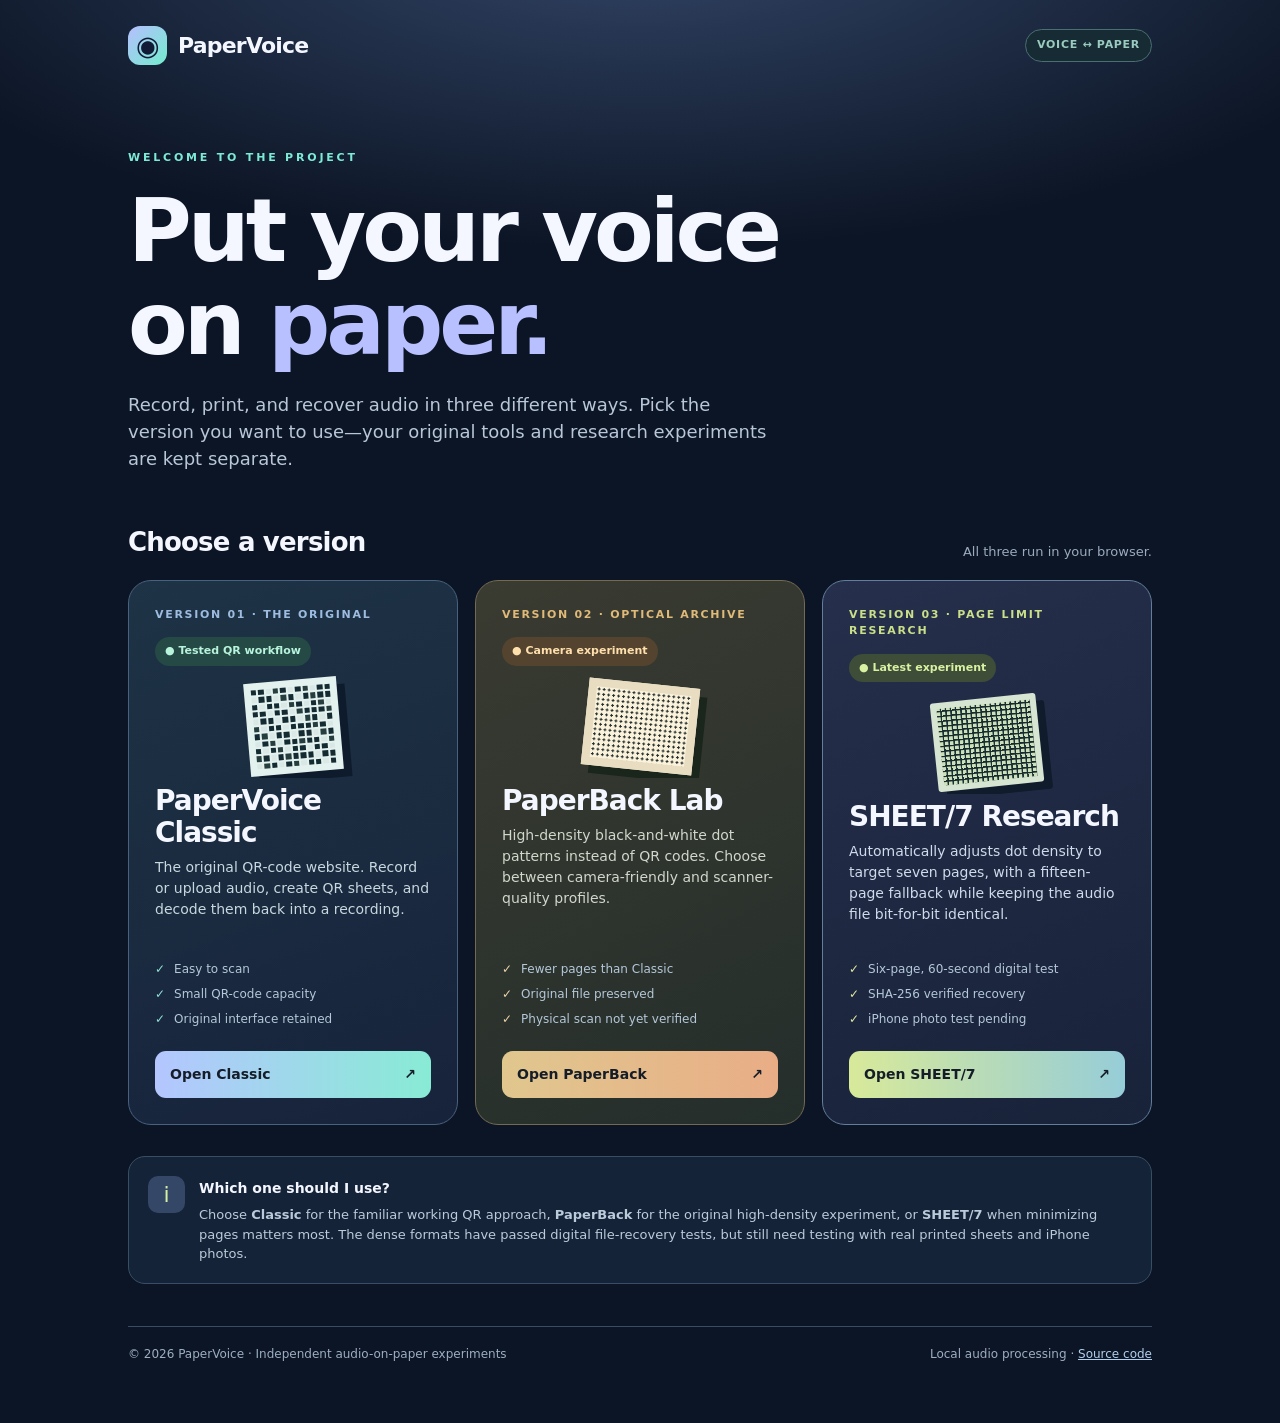
<file: docs/index.html>
<!doctype html>
<html lang="en">
<head>
<meta charset="utf-8">
<meta name="viewport" content="width=device-width,initial-scale=1,viewport-fit=cover">
<meta name="theme-color" content="#0d1525">
<script>if(location.hash==="#create"||location.hash==="#decode")location.replace("/classic/"+location.hash);</script>
<meta name="description" content="PaperVoice home: choose Classic QR Audio, PaperBack Lab, or SHEET/7 Research. Turn voice recordings into printable paper and restore the original audio.">
<title>PaperVoice — Your paper audio projects</title>
<style>
:root{color-scheme:dark;--bg:#0c1525;--ink:#f4f7ff;--muted:#b8c6d8;--line:#344561;--mint:#7cebd6;--violet:#bfc1ff;--amber:#efc58b}
*{box-sizing:border-box}html{scroll-behavior:smooth}
body{margin:0;background:radial-gradient(ellipse 70% 25% at 50% -5%,#334668 0%,transparent 90%),var(--bg);color:var(--ink);font:16px/1.5 -apple-system,BlinkMacSystemFont,"Segoe UI",system-ui,sans-serif;min-height:100vh}
main{max-width:1070px;padding:26px 23px 60px;margin:auto}
a{color:inherit}a:focus-visible{outline:3px solid #a5ffdb;outline-offset:4px;border-radius:7px}
header{display:flex;justify-content:space-between;align-items:center;gap:14px}
.logo{display:flex;gap:11px;align-items:center;text-decoration:none;font-size:22px;font-weight:820;letter-spacing:-.8px}
.logomark{width:39px;height:39px;border-radius:12px;background:linear-gradient(135deg,#b6bfff,#73edce);display:grid;place-items:center;color:#111b35;font-size:27px}
.top-label{color:#9bcbbf;border:1px solid #496f70;background:#162b34;border-radius:100px;padding:7px 11px;font-size:11px;letter-spacing:.7px;font-weight:750}
.hero{padding:85px 0 51px;max-width:820px}
.eyebrow{color:var(--mint);font-size:11px;letter-spacing:2.8px;font-weight:850}
.hero h1{margin:18px 0 20px;font-size:clamp(49px,8.5vw,87px);line-height:1.07;font-weight:780;letter-spacing:-4px}
.hero h1 em{font-style:normal;color:#b8c0ff}
.hero p{color:var(--muted);font-size:18px;max-width:650px;margin:0}
.section-title{display:flex;justify-content:space-between;align-items:end;gap:10px;margin-bottom:18px}
.section-title h2{font-size:26px;letter-spacing:-.8px;margin:0}
.section-title p{font-size:13px;color:#9babbe;margin:0}
.grid{display:grid;grid-template-columns:repeat(3,minmax(0,1fr));gap:17px}
.version{position:relative;display:flex;flex-direction:column;min-height:445px;padding:26px;border:1px solid #48617e;border-radius:23px;text-decoration:none;overflow:hidden;transition:transform .16s,border-color .16s,box-shadow .16s;background:linear-gradient(160deg,#1e3345,#17233b)}
.version:hover{transform:translateY(-4px);border-color:#aac6dc;box-shadow:0 18px 35px #0004}
.version.paperback{background:linear-gradient(155deg,#3a3b31,#242e2b);border-color:#736a51}
.version.research{background:linear-gradient(156deg,#262f4b,#182239);border-color:#627e9c}
.version .mini{font-size:11px;font-weight:850;letter-spacing:1.7px;color:#9dbce0}
.version.paperback .mini{color:#dfba79}
.version.research .mini{color:#cadf89}
.status{display:inline-flex;align-items:center;gap:7px;width:max-content;margin-top:14px;padding:6px 10px;border-radius:100px;background:#254944;color:#b8f4dc;font-size:11px;font-weight:780}
.status.test{background:#54442f;color:#ffe0ad}
.status.research-tag{background:#3d4d38;color:#d8f2a2}
.art{height:103px;display:flex;align-items:center;justify-content:center;margin:9px 0 7px;overflow:hidden}
.art .qr{width:93px;height:93px;position:relative;background:#e4f2ef;display:grid;grid-template-columns:repeat(11,1fr);grid-template-rows:repeat(11,1fr);padding:7px;gap:2px;transform:rotate(-5deg);box-shadow:8px 8px 0 #0e1b2c}
.qr i{background:#142b32}.qr i:nth-child(3n){opacity:.05}.qr i:nth-child(4n){background:#263e3e}.qr i:nth-child(7n){opacity:1}
.art .dots{width:111px;height:87px;background-color:#faf2db;background-image:radial-gradient(#222c2c 31%,transparent 36%);background-size:5px 5px;transform:rotate(6deg);border:8px solid #e8dcc1;box-shadow:8px 8px 0 #1a251c}
.art .sheet{width:106px;height:89px;background:#e5edda;border-radius:3px;position:relative;transform:rotate(-6deg);border:6px solid #d6e4d2;box-shadow:8px 8px 0 #101b2c;overflow:hidden}
.sheet:before{content:"";position:absolute;inset:0;background:repeating-linear-gradient(0deg,transparent 0px,transparent 3px,#1b2e37 4px,#1b2e37 5px),repeating-linear-gradient(90deg,#e3f1d9 0px,#e3f1d9 3px,#1c3740 4px,#1c3740 5px);mix-blend-mode:multiply}
.version h3{font-size:28px;letter-spacing:-1px;margin:0 0 8px;line-height:1.15}
.version p{font-size:14px;color:#c8d8df;margin:0 0 17px;min-height:86px}
.version.paperback p{color:#d2d7cb}.version.research p{color:#cfdaeb}
.details{display:flex;flex-direction:column;gap:7px;margin-top:auto;font-size:12px;color:#b4c8d9}
.details span:before{content:"✓";display:inline-block;font-weight:800;margin-right:9px;color:#8ee2d6}
.version.paperback .details span:before{color:#efd5a9}.version.research .details span:before{color:#e0eaa0}
.launch{display:flex;justify-content:space-between;align-items:center;font-size:14px;font-weight:850;color:#141d28;background:linear-gradient(90deg,#b4c6ff,#88ebd5);padding:13px 15px;border-radius:11px;margin-top:23px}
.version.paperback .launch{background:linear-gradient(90deg,#e0c78e,#e9ad86)}
.version.research .launch{background:linear-gradient(90deg,#d8e999,#96cdd8)}
.help{display:flex;gap:14px;align-items:start;border:1px solid #384e65;background:#152338;border-radius:17px;margin-top:31px;padding:19px}
.help .symbol{flex:none;display:grid;place-items:center;width:37px;height:37px;border-radius:10px;background:#354766;color:#d5f0a3;font-size:22px}
.help b{font-size:14px}.help p{font-size:13px;color:#bacbda;margin:5px 0 0}
footer{margin-top:42px;padding-top:18px;border-top:1px solid #3c4b64;display:flex;justify-content:space-between;flex-wrap:wrap;gap:9px;color:#9daec2;font-size:12px}
footer a{color:#b1cfec;text-decoration:underline}
@media(max-width:830px){.grid{grid-template-columns:1fr}.version{min-height:0}.version p{min-height:0}.art{height:115px}.section-title{align-items:start;flex-direction:column;gap:3px}}
@media(max-width:560px){main{padding:19px 16px 40px}.hero{padding:60px 0 38px}.hero h1{letter-spacing:-2.8px}.hero p{font-size:15px}.version{padding:22px}.top-label{font-size:10px}.section-title h2{font-size:24px}}
@media(prefers-reduced-motion:reduce){.version{transition:none}.version:hover{transform:none}html{scroll-behavior:auto}}
</style>
</head>
<body>
<main>
<header>
  <a class="logo" href="/" aria-label="PaperVoice home"><span class="logomark" aria-hidden="true">◉</span>PaperVoice</a>
  <span class="top-label">VOICE ↔ PAPER</span>
</header>
<section class="hero" aria-labelledby="hero-title">
  <div class="eyebrow">WELCOME TO THE PROJECT</div>
  <h1>Put your voice<br>on <em>paper.</em></h1>
  <p>Record, print, and recover audio in three different ways. Pick the version you want to use—your original tools and research experiments are kept separate.</p>
</section>
<section aria-labelledby="versions-heading">
  <div class="section-title"><h2 id="versions-heading">Choose a version</h2><p>All three run in your browser.</p></div>
  <div class="grid">
    <a class="version classic" href="/classic/" aria-label="Open PaperVoice Classic, the original QR version">
      <span class="mini">VERSION 01 · THE ORIGINAL</span>
      <span class="status">● Tested QR workflow</span>
      <div class="art" aria-hidden="true"><div class="qr">
      <i></i><i></i><i></i><i></i><i></i><i></i><i></i><i></i><i></i><i></i><i></i>
      <i></i><i></i><i></i><i></i><i></i><i></i><i></i><i></i><i></i><i></i><i></i>
      <i></i><i></i><i></i><i></i><i></i><i></i><i></i><i></i><i></i><i></i><i></i>
      <i></i><i></i><i></i><i></i><i></i><i></i><i></i><i></i><i></i><i></i><i></i>
      <i></i><i></i><i></i><i></i><i></i><i></i><i></i><i></i><i></i><i></i><i></i>
      <i></i><i></i><i></i><i></i><i></i><i></i><i></i><i></i><i></i><i></i><i></i>
      <i></i><i></i><i></i><i></i><i></i><i></i><i></i><i></i><i></i><i></i><i></i>
      <i></i><i></i><i></i><i></i><i></i><i></i><i></i><i></i><i></i><i></i><i></i>
      <i></i><i></i><i></i><i></i><i></i><i></i><i></i><i></i><i></i><i></i><i></i>
      <i></i><i></i><i></i><i></i><i></i><i></i><i></i><i></i><i></i><i></i><i></i>
      <i></i><i></i><i></i><i></i><i></i><i></i><i></i><i></i><i></i><i></i><i></i>
      </div></div>
      <h3>PaperVoice Classic</h3>
      <p>The original QR-code website. Record or upload audio, create QR sheets, and decode them back into a recording.</p>
      <div class="details"><span>Easy to scan</span><span>Small QR-code capacity</span><span>Original interface retained</span></div>
      <span class="launch">Open Classic <span aria-hidden="true">↗</span></span>
    </a>
    <a class="version paperback" href="/paperback/" aria-label="Open PaperBack Lab, the dense optical format experiment">
      <span class="mini">VERSION 02 · OPTICAL ARCHIVE</span>
      <span class="status test">● Camera experiment</span>
      <div class="art" aria-hidden="true"><div class="dots"></div></div>
      <h3>PaperBack Lab</h3>
      <p>High-density black-and-white dot patterns instead of QR codes. Choose between camera-friendly and scanner-quality profiles.</p>
      <div class="details"><span>Fewer pages than Classic</span><span>Original file preserved</span><span>Physical scan not yet verified</span></div>
      <span class="launch">Open PaperBack <span aria-hidden="true">↗</span></span>
    </a>
    <a class="version research" href="/research/" aria-label="Open SHEET/7 research, the seven-page adaptive optical audio experiment">
      <span class="mini">VERSION 03 · PAGE LIMIT RESEARCH</span>
      <span class="status research-tag">● Latest experiment</span>
      <div class="art" aria-hidden="true"><div class="sheet"></div></div>
      <h3>SHEET/7 Research</h3>
      <p>Automatically adjusts dot density to target seven pages, with a fifteen-page fallback while keeping the audio file bit-for-bit identical.</p>
      <div class="details"><span>Six-page, 60-second digital test</span><span>SHA-256 verified recovery</span><span>iPhone photo test pending</span></div>
      <span class="launch">Open SHEET/7 <span aria-hidden="true">↗</span></span>
    </a>
  </div>
</section>
<aside class="help">
  <span class="symbol" aria-hidden="true">i</span>
  <div><b>Which one should I use?</b><p>Choose <strong>Classic</strong> for the familiar working QR approach, <strong>PaperBack</strong> for the original high-density experiment, or <strong>SHEET/7</strong> when minimizing pages matters most. The dense formats have passed digital file-recovery tests, but still need testing with real printed sheets and iPhone photos.</p></div>
</aside>
<footer>
  <span>© 2026 PaperVoice · Independent audio-on-paper experiments</span>
  <span>Local audio processing · <a href="https://github.com/123abcooooooooo/PaperVoice-Website">Source code</a></span>
</footer>
</main>
</body>
</html>
</file>
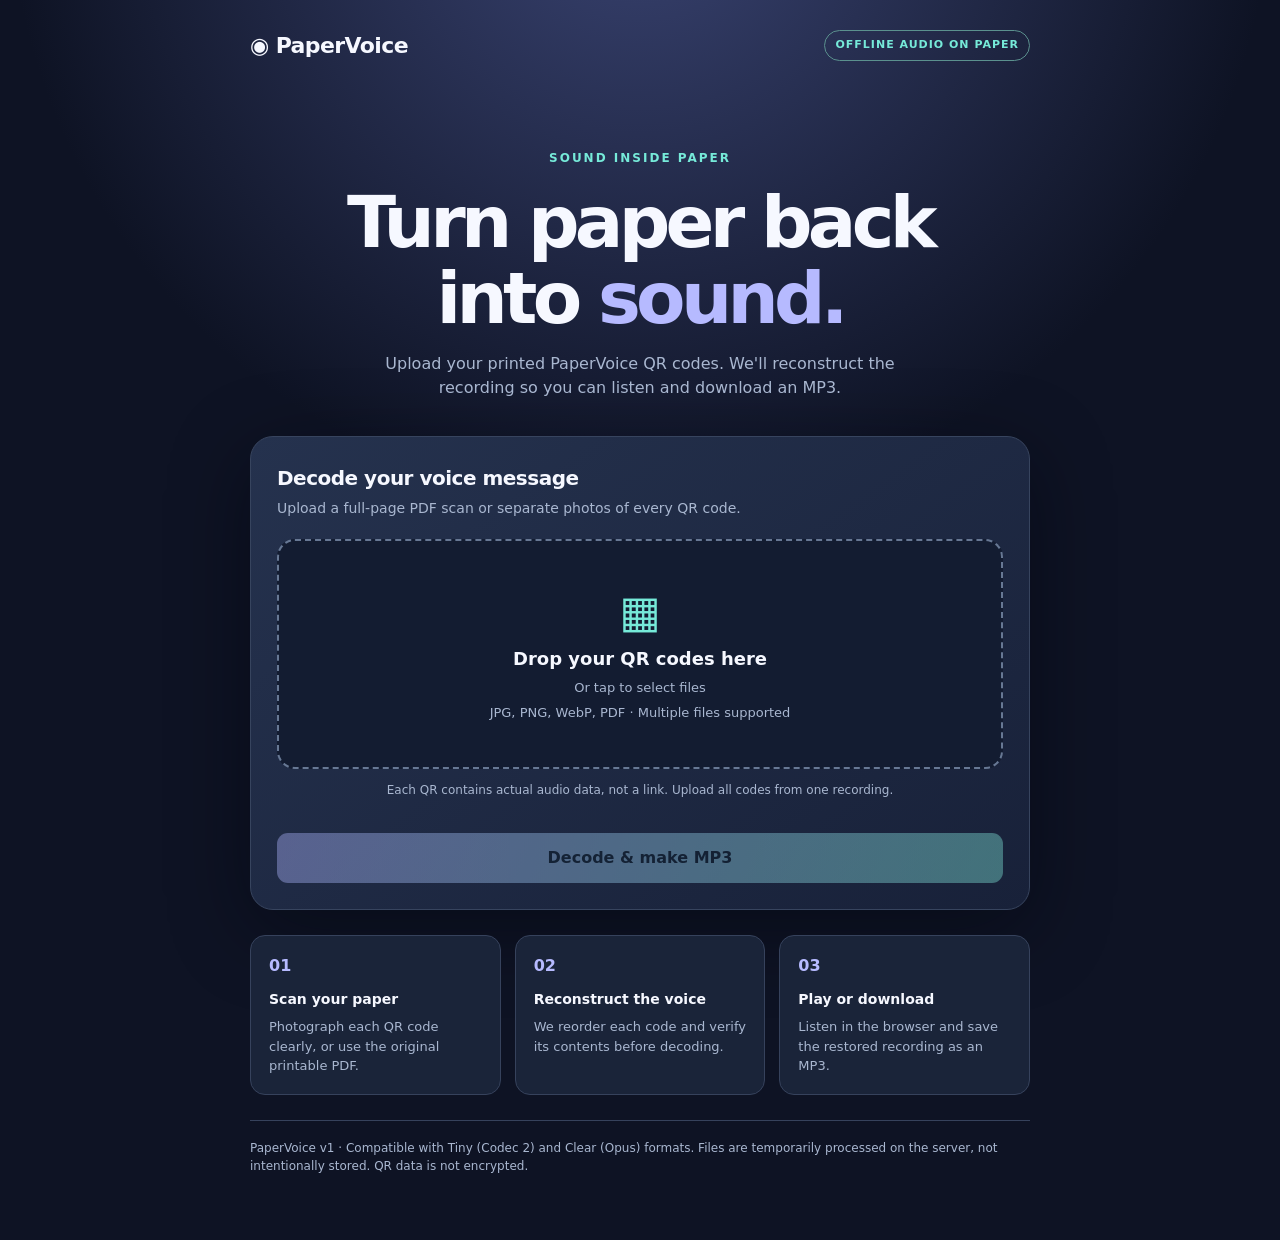
<file: static/index.html>
<!doctype html>
<html lang="en">
<head>
<meta charset="utf-8"><meta name="viewport" content="width=device-width,initial-scale=1">
<meta name="theme-color" content="#101525">
<title>PaperVoice — QR codes to MP3</title>
<meta name="description" content="Decode PaperVoice QR codes printed on paper into MP3 audio recordings.">
<style>
:root{color-scheme:dark;--bg:#0e1324;--panel:#1a233a;--edge:#37445e;--ink:#f6f8ff;--muted:#a9b7d0;--mint:#76ead9;--purple:#b6baff}
*{box-sizing:border-box}body{background:radial-gradient(circle at 50% -10%,#3a4473 0%,transparent 42%),var(--bg);color:var(--ink);font:16px/1.5 system-ui,-apple-system,"Segoe UI",sans-serif;margin:0;min-height:100vh}
main{max-width:820px;margin:auto;padding:24px 20px 65px}nav{display:flex;justify-content:space-between;align-items:center;padding:5px 0}nav strong{font-size:22px;letter-spacing:-.6px}nav span{font-size:11px;color:var(--mint);border:1px solid #5b918e;border-radius:99px;padding:6px 10px;letter-spacing:1px;font-weight:700;text-transform:uppercase}
header{text-align:center;margin:78px 0 36px}header small{letter-spacing:2px;color:var(--mint);font-size:12px;font-weight:700;text-transform:uppercase}h1{font-weight:850;letter-spacing:-.065em;font-size:clamp(38px,8vw,72px);line-height:1.05;margin:16px 0}h1 em{color:var(--purple);font-style:normal}header p{color:var(--muted);max-width:565px;margin:auto}
.panel{padding:26px;border-radius:23px;background:linear-gradient(145deg,#25324e,#182139);border:1px solid var(--edge);box-shadow:0 20px 80px #02050c70}h2{font-size:20px;letter-spacing:-.5px;margin:0}p.sub{font-size:14px;color:var(--muted);margin:5px 0 20px}
.drop{padding:40px 20px;min-height:230px;border:2px dashed #677894;border-radius:18px;background:#131c31;display:flex;flex-direction:column;align-items:center;justify-content:center;cursor:pointer;text-align:center;gap:6px;transition:.15s} .drop:hover,.drop.drag{background:#253554;border-color:var(--mint)}.drop:focus-visible{outline:3px solid var(--mint)}.drop .symbol{font-size:44px;color:var(--mint);line-height:1.2}.drop b{font-size:18px}.drop span{font-size:13px;color:var(--muted)}
.note{font-size:12px;text-align:center;color:var(--muted);margin:12px 0 15px}
.files{display:grid;gap:8px}.file{display:flex;align-items:center;gap:10px;background:#293650;padding:10px 13px;border-radius:11px}.name{flex:1;min-width:0;overflow:hidden;text-overflow:ellipsis;white-space:nowrap;font-size:13px}.file small{color:var(--muted)}.remove{border:0;background:transparent;color:white;font-size:21px;cursor:pointer}
.controls{display:flex;gap:10px;flex-wrap:wrap;margin-top:19px}button{font:inherit;cursor:pointer;border-radius:11px;border:0;font-weight:750}.primary{background:linear-gradient(110deg,#aeb4ff,#80eadb);color:#091c25;padding:13px 22px;flex:1;min-width:190px}.primary:disabled{opacity:.4;cursor:not-allowed}.secondary{background:#33415f;color:white;border:1px solid #54627e;padding:11px 17px}.secondary[hidden]{display:none}
.status{margin-top:17px;padding:18px;background:#25324b;border:1px solid #50617c;border-radius:13px}.status[hidden]{display:none}.status.error{border-color:#b76d73;background:#472b36}.status.success{border-color:#5d998e;background:#1d3d41}.status strong{display:block;margin-bottom:8px}.status p{color:#d2def2;font-size:14px}.status audio{width:100%;margin:7px 0 13px}.download{display:inline-block;text-decoration:none;color:#0d3030;background:var(--mint);padding:10px 16px;border-radius:10px;font-weight:750}
.steps{display:grid;grid-template-columns:repeat(3,1fr);gap:14px;margin:25px 0}.step{background:#1a2439;border:1px solid #36425c;padding:18px;border-radius:15px}.step b{font-size:14px}.step p{color:var(--muted);font-size:13px;margin:6px 0 0}.step .number{display:block;color:var(--purple);font-weight:800;margin-bottom:9px}
footer{border-top:1px solid #36425c;padding-top:18px;color:var(--muted);font-size:12px;margin-top:20px}
@media(max-width:650px){main{padding:20px 15px 35px}header{margin:56px 0 28px}.panel{padding:16px}.drop{min-height:210px}.steps{grid-template-columns:1fr}.controls{display:grid}.primary{min-width:0}}
</style></head>
<body><main>
<nav><strong>◉ PaperVoice</strong><span>Offline audio on paper</span></nav>
<header><small>Sound inside paper</small><h1>Turn paper back<br>into <em>sound.</em></h1><p>Upload your printed PaperVoice QR codes. We'll reconstruct the recording so you can listen and download an MP3.</p></header>
<section class="panel" aria-labelledby="heading">
<h2 id="heading">Decode your voice message</h2><p class="sub">Upload a full-page PDF scan or separate photos of every QR code.</p>
<div id="drop" class="drop" role="button" tabindex="0" aria-label="Select photos or PDFs"><div class="symbol">▦</div><b>Drop your QR codes here</b><span>Or tap to select files</span><span>JPG, PNG, WebP, PDF · Multiple files supported</span></div>
<input type="file" id="pick" multiple accept="image/png,image/jpeg,image/webp,application/pdf,.png,.jpg,.jpeg,.webp,.pdf" hidden>
<div class="note">Each QR contains actual audio data, not a link. Upload all codes from one recording.</div>
<div id="files" class="files" aria-live="polite"></div>
<div class="controls"><button id="decode" class="primary" disabled>Decode &amp; make MP3</button><button id="clear" class="secondary" hidden>Clear files</button></div>
<div id="status" class="status" role="status" aria-live="polite" hidden></div>
</section>
<div class="steps">
<div class="step"><span class="number">01</span><b>Scan your paper</b><p>Photograph each QR code clearly, or use the original printable PDF.</p></div>
<div class="step"><span class="number">02</span><b>Reconstruct the voice</b><p>We reorder each code and verify its contents before decoding.</p></div>
<div class="step"><span class="number">03</span><b>Play or download</b><p>Listen in the browser and save the restored recording as an MP3.</p></div>
</div>
<footer>PaperVoice v1 · Compatible with Tiny (Codec 2) and Clear (Opus) formats. Files are temporarily processed on the server, not intentionally stored. QR data is not encrypted.</footer>
</main>
<script>
(()=>{
const drop=document.getElementById('drop'),picker=document.getElementById('pick'),items=document.getElementById('files'),convert=document.getElementById('decode'),clear=document.getElementById('clear'),status=document.getElementById('status');
let files=[],link=null;
const fmt=n=>n<1048576?Math.ceil(n/1024)+' KB':(n/1048576).toFixed(1)+' MB';
function reset(){status.hidden=true;status.className='status';status.replaceChildren();if(link){URL.revokeObjectURL(link);link=null}}
function el(tag,text){const node=document.createElement(tag);node.textContent=text;return node}
function render(){items.replaceChildren();convert.disabled=!files.length;clear.hidden=!files.length;for(const [index,file] of files.entries()){const row=document.createElement('div');row.className='file';const name=el('span',file.name);name.className='name';const size=el('small',fmt(file.size));const remove=el('button','×');remove.className='remove';remove.setAttribute('aria-label','Remove '+file.name);remove.addEventListener('click',()=>{files.splice(index,1);reset();render()});row.append(name,size,remove);items.append(row)}}
function add(incoming){let errors=0;for(const f of Array.from(incoming||[])){if(!/\.(png|jpe?g|webp|pdf)$/i.test(f.name)){errors++;continue}if(!files.some(x=>x.name===f.name&&x.size===f.size&&x.lastModified===f.lastModified))files.push(f)}reset();render();if(errors)show('Only JPG, PNG, WebP, and PDF files are supported.',false)}
function show(message,ok){status.hidden=false;status.className='status '+(ok?'success':'error');status.replaceChildren(el('strong',ok?'Voice recovered':'Could not decode recording'),el('p',message))}
drop.addEventListener('click',()=>picker.click());drop.addEventListener('keydown',e=>{if(e.key==='Enter'||e.key===' '){e.preventDefault();picker.click()}});
picker.addEventListener('change',()=>{add(picker.files);picker.value=''});
for(const eventName of ['dragenter','dragover'])drop.addEventListener(eventName,e=>{e.preventDefault();drop.classList.add('drag')});
for(const eventName of ['dragleave','drop'])drop.addEventListener(eventName,e=>{e.preventDefault();drop.classList.remove('drag')});
drop.addEventListener('drop',e=>add(e.dataTransfer.files));clear.addEventListener('click',()=>{files=[];reset();render()});
convert.addEventListener('click',async()=>{if(!files.length)return;reset();convert.disabled=true;convert.textContent='Reading QR codes…';status.hidden=false;status.replaceChildren(el('p','Reconstructing your voice message…'));const data=new FormData();for(const f of files)data.append('files',f,f.name);try{const response=await fetch('/api/decode',{method:'POST',body:data});if(!response.ok){let msg='Please try again with sharper QR photos.';try{const j=await response.json();if(j.detail)msg=typeof j.detail==='string'?j.detail:JSON.stringify(j.detail)}catch{}show(msg,false);return}const mp3=await response.blob();link=URL.createObjectURL(mp3);const id=response.headers.get('X-PaperVoice-ID')||'restored';const count=response.headers.get('X-PaperVoice-Codes')||'?';show('Reconstructed '+count+' QR codes · MP3 '+fmt(mp3.size),true);const audio=document.createElement('audio');audio.controls=true;audio.src=link;audio.preload='metadata';const dl=el('a','↓ Download MP3');dl.className='download';dl.href=link;dl.download='PaperVoice_'+id+'.mp3';status.append(audio,document.createElement('div'),dl)}catch{show('Could not reach the server. Check your connection.',false)}finally{convert.disabled=!files.length;convert.textContent='Decode & make MP3'}});
render();
})();
</script></body></html>
</file>
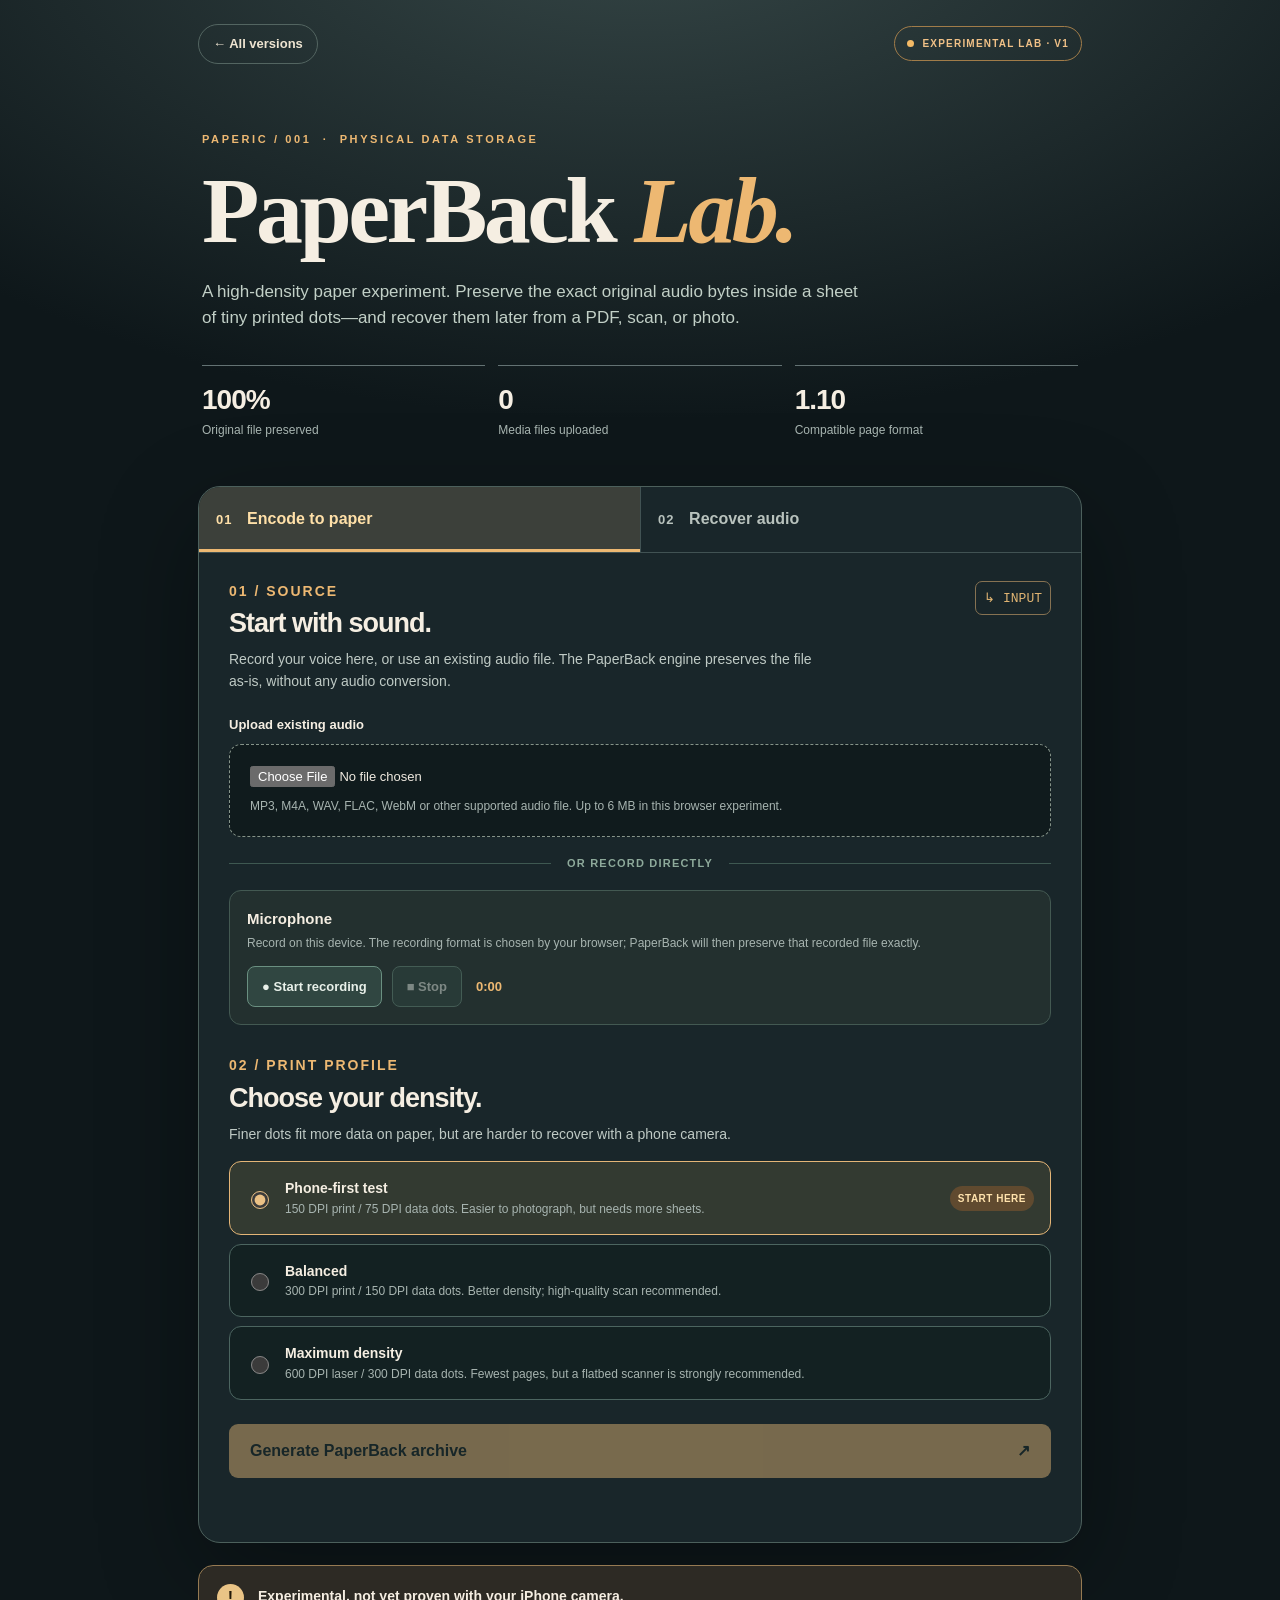
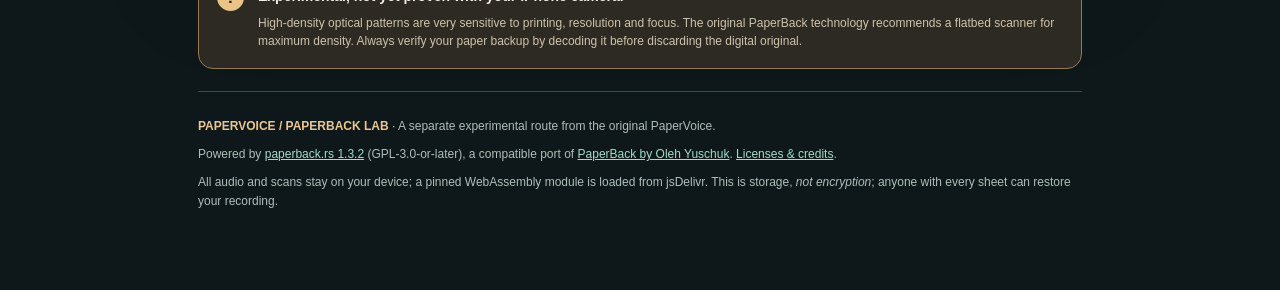
<file: docs/paperback/index.html>
<!doctype html>
<html lang="en">
<head>
<meta charset="utf-8">
<meta name="viewport" content="width=device-width,initial-scale=1,viewport-fit=cover">
<meta name="theme-color" content="#121a1e">
<meta name="description" content="PaperVoice PaperBack experiment. Store original sound bit-for-bit on high-density paper and recover it from photos or scanned PDFs.">
<title>PaperVoice / PaperBack Lab</title>
<link rel="stylesheet" href="./style.css">
<script defer src="./app.js"></script>
</head>
<body>
<main>
<header>
  <nav class="top">
    <a class="back" href="/">← All versions</a>
    <span class="pill"><span class="dot"></span> EXPERIMENTAL LAB · V1</span>
  </nav>
  <div class="hero">
    <div class="eyebrow">PAPERIC / 001 &nbsp;·&nbsp; PHYSICAL DATA STORAGE</div>
    <h1>PaperBack<span> Lab.</span></h1>
    <p class="lead">A high-density paper experiment. Preserve the exact original audio bytes inside a sheet of tiny printed dots—and recover them later from a PDF, scan, or photo.</p>
    <div class="metrics">
      <div><strong>100%</strong><small>Original file preserved</small></div>
      <div><strong>0</strong><small>Media files uploaded</small></div>
      <div><strong>1.10</strong><small>Compatible page format</small></div>
    </div>
  </div>
</header>
<section class="workspace">
  <div class="navtabs" role="tablist" aria-label="PaperBack tools">
    <button id="tab-encode" class="tab" role="tab" aria-selected="true" aria-controls="pane-encode">01 <span>Encode to paper</span></button>
    <button id="tab-decode" class="tab" role="tab" aria-selected="false" aria-controls="pane-decode">02 <span>Recover audio</span></button>
  </div>
  <section id="pane-encode" role="tabpanel" aria-labelledby="tab-encode">
    <div class="sectiontop"><div><p class="kicker">01 / SOURCE</p><h2>Start with sound.</h2><p>Record your voice here, or use an existing audio file. The PaperBack engine preserves the file as-is, without any audio conversion.</p></div><span class="corner">↳ INPUT</span></div>
    <label class="fieldLabel" for="encode-file">Upload existing audio</label>
    <div class="inputbox"><input id="encode-file" type="file" accept="audio/*,.mp3,.wav,.m4a,.aac,.webm,.ogg,.flac"><small>MP3, M4A, WAV, FLAC, WebM or other supported audio file. Up to 6 MB in this browser experiment.</small></div>
    <div class="or"><span>OR RECORD DIRECTLY</span></div>
    <div class="recordpanel">
      <div class="recordcopy"><strong>Microphone</strong><small>Record on this device. The recording format is chosen by your browser; PaperBack will then preserve that recorded file exactly.</small></div>
      <div class="recordbuttons">
        <button id="record-start" class="outline" type="button">● Start recording</button>
        <button id="record-stop" class="outline" type="button" disabled>■ Stop</button>
        <span id="timer">0:00</span>
      </div>
    </div>
    <div id="source-card" class="source-card" hidden>
      <div><span class="label">SELECTED FILE</span><div id="source-name" class="source-name"></div><small id="source-size"></small></div>
      <button id="source-remove" class="textbutton" type="button">Remove</button>
      <audio id="source-player" controls preload="metadata"></audio>
    </div>
    <div class="sectiontop tight"><div><p class="kicker">02 / PRINT PROFILE</p><h2>Choose your density.</h2><p>Finer dots fit more data on paper, but are harder to recover with a phone camera.</p></div></div>
    <div class="choiceList">
      <label class="choice"><input type="radio" name="profile" value="camera" checked><span><b>Phone-first test</b><small>150 DPI print / 75 DPI data dots. Easier to photograph, but needs more sheets.</small></span><span class="chip">START HERE</span></label>
      <label class="choice"><input type="radio" name="profile" value="inkjet"><span><b>Balanced</b><small>300 DPI print / 150 DPI data dots. Better density; high-quality scan recommended.</small></span></label>
      <label class="choice"><input type="radio" name="profile" value="laser"><span><b>Maximum density</b><small>600 DPI laser / 300 DPI data dots. Fewest pages, but a flatbed scanner is strongly recommended.</small></span></label>
    </div>
    <div class="actionline">
      <button id="encode-button" class="action" type="button" disabled><span>Generate PaperBack archive</span><span>↗</span></button>
    </div>
    <p id="encode-status" class="status" role="status" aria-live="polite"></p>
    <div id="encode-result" class="result" hidden>
      <div class="successhead"><span class="check">✓</span><div><h3>Archive generated</h3><p id="encode-summary"></p></div></div>
      <a id="pdf-download" class="action download" href="#">↓ Download printable PDF</a>
      <div class="previewgrid">
        <div class="sheet"><img id="preview-image" alt="Preview of the first high-density PaperBack printed page"></div>
        <div class="tips"><b>Before you print</b><p>Use <strong>actual size / 100%</strong>, no fit-to-page scaling. Print in black and white at your printer's highest quality. Keep all pages.</p><p>This PDF is a real PaperBack-style archive, not a QR code or an internet link.</p></div>
      </div>
    </div>
  </section>
  <section id="pane-decode" role="tabpanel" aria-labelledby="tab-decode" hidden>
    <div class="sectiontop"><div><p class="kicker">03 / CAPTURE</p><h2>Recover from paper.</h2><p>Upload the generated PDF or clear, full-page photographs from your iPhone. Select every printed page; the decoder accepts them in any order.</p></div><span class="corner">↳ RESTORE</span></div>
    <label class="fieldLabel" for="scan-files">Select PDF, photos or scanner images</label>
    <div class="inputbox"><input id="scan-files" type="file" multiple accept="image/*,application/pdf,.pdf,.png,.jpg,.jpeg,.webp,.bmp,.heic"><small>Choose all pages. JPG, PNG, PDF, BMP; on iOS choose photos at original/high resolution.</small></div>
    <div class="recordpanel capture">
      <div class="recordcopy"><strong>Take a photograph</strong><small>Center the entire sheet, avoid shadows and glare, and hold your iPhone directly above it.</small></div>
      <label class="outline camera-label">◎ Open camera<input id="camera-input" type="file" accept="image/*" capture="environment" hidden></label>
    </div>
    <div id="scan-list" class="filelist" aria-live="polite">No scans selected.</div>
    <button id="clear-scans" class="textbutton clear-scans" type="button">Clear selected scans</button>
    <div class="actionline"><button id="decode-button" class="action" type="button" disabled><span>Recover original audio</span><span>↘</span></button></div>
    <p id="decode-status" class="status" role="status" aria-live="polite"></p>
    <div id="decode-result" class="result" hidden>
      <div class="successhead"><span class="check">✓</span><div><h3>Original audio recovered</h3><p id="decode-summary"></p></div></div>
      <audio id="recovered-player" controls preload="metadata"></audio>
      <a id="recovered-download" class="action download" href="#">↓ Download original file</a>
    </div>
  </section>
</section>
<aside class="disclaimer">
  <div class="icon">!</div>
  <div><strong>Experimental, not yet proven with your iPhone camera.</strong><p>High-density optical patterns are very sensitive to printing, resolution and focus. The original PaperBack technology recommends a flatbed scanner for maximum density. Always verify your paper backup by decoding it before discarding the digital original.</p></div>
</aside>
<footer>
  <p><strong>PAPERVOICE / PAPERBACK LAB</strong> · A separate experimental route from the original PaperVoice.</p>
  <p>Powered by <a href="https://github.com/J0s3f/paperback.rs">paperback.rs 1.3.2</a> (GPL-3.0-or-later), a compatible port of <a href="https://ollydbg.org/Paperbak/">PaperBack by Oleh Yuschuk</a>. <a href="./NOTICE.md">Licenses &amp; credits</a>.</p>
  <p>All audio and scans stay on your device; a pinned WebAssembly module is loaded from jsDelivr. This is storage, <em>not encryption</em>; anyone with every sheet can restore your recording.</p>
</footer>
</main>
</body>
</html>
</file>
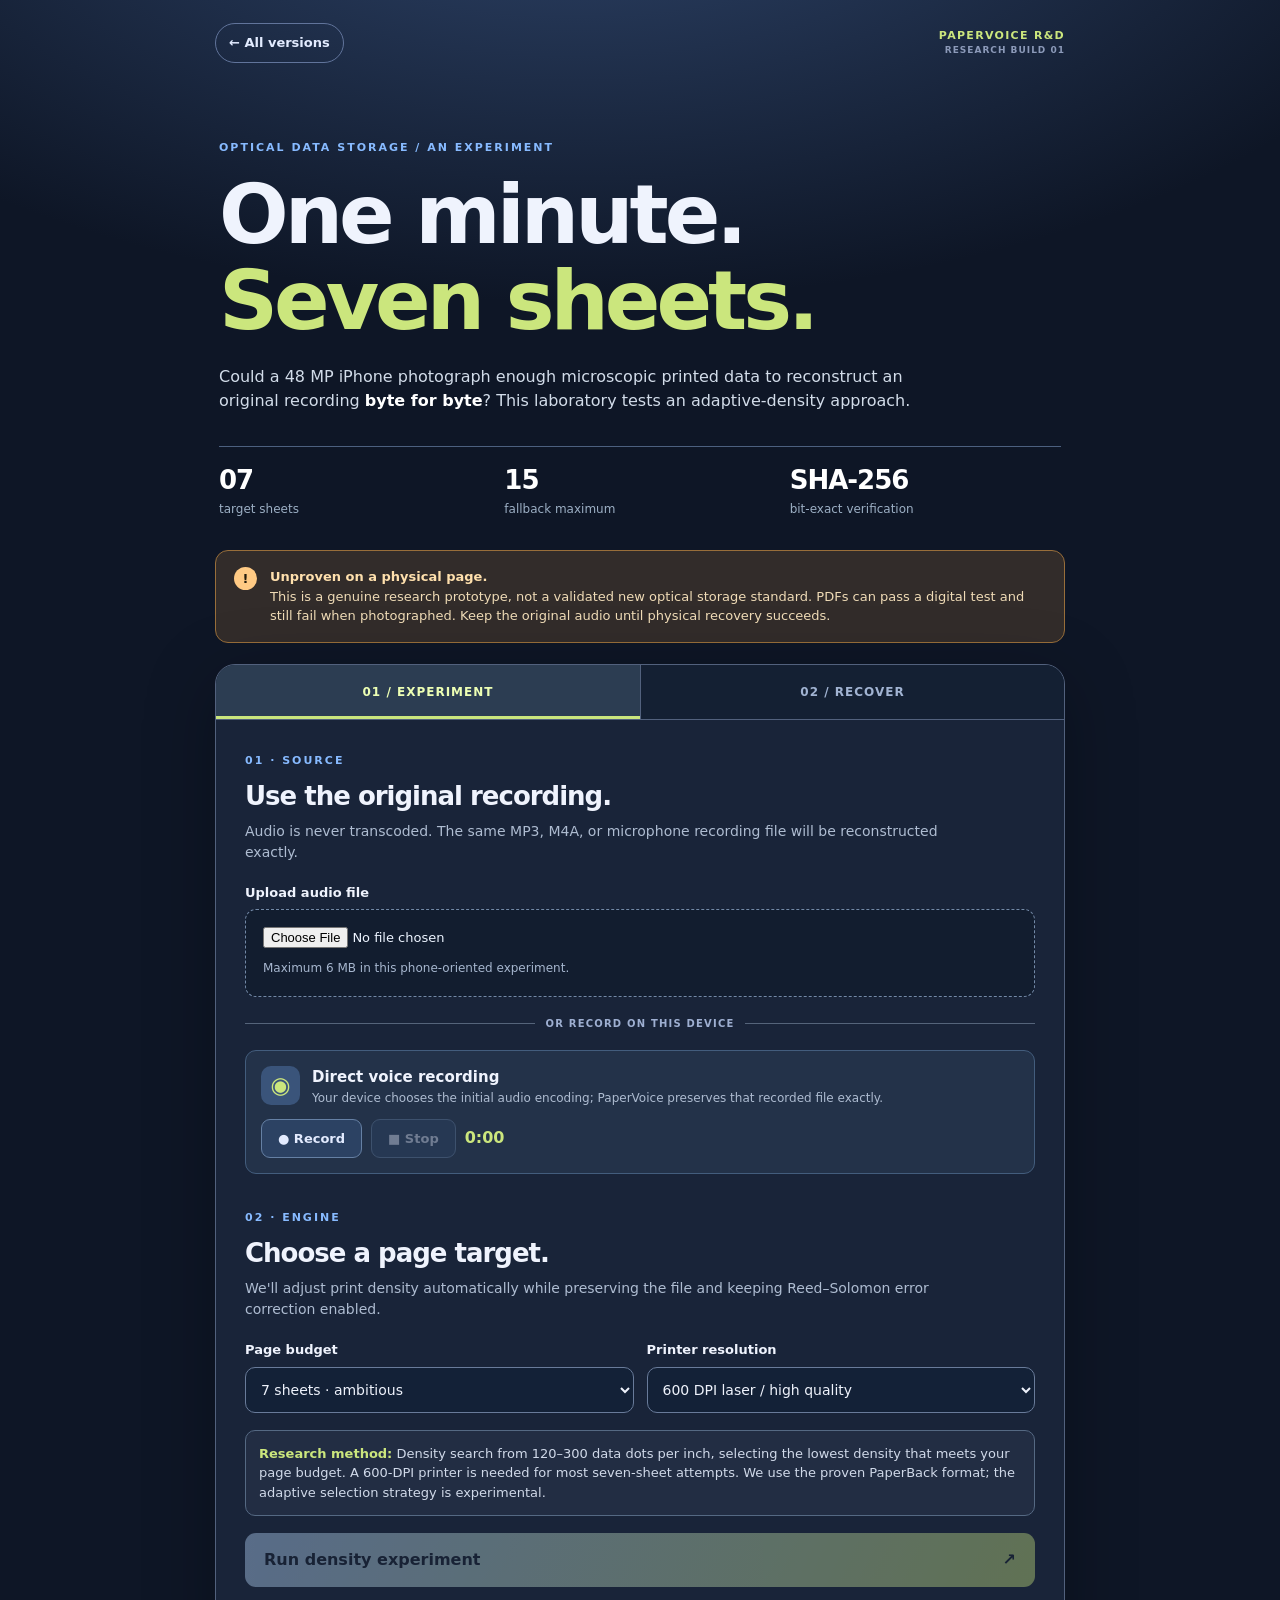
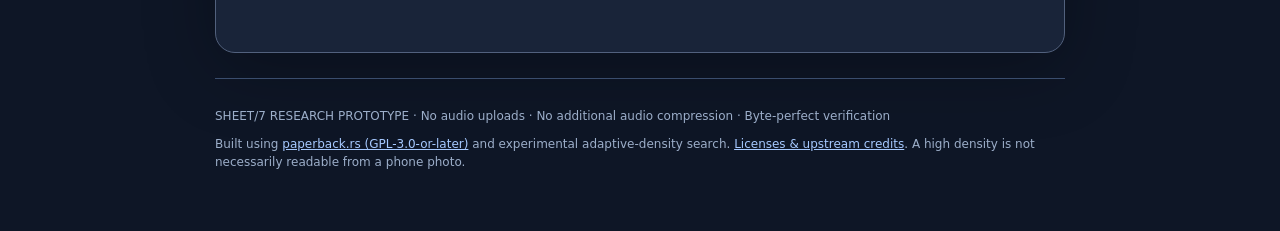
<file: docs/research/index.html>
<!doctype html>
<html lang="en">
<head>
<meta charset="utf-8"><meta name="viewport" content="width=device-width,initial-scale=1,viewport-fit=cover">
<meta name="theme-color" content="#121a29">
<meta name="description" content="PaperVoice SHEET/7 research prototype: adaptive high-density, byte-perfect audio storage on printable paper.">
<title>SHEET/7 | PaperVoice Optical Research</title>
<link rel="stylesheet" href="./style.css">
<script defer src="./app.js"></script>
</head>
<body>
<main>
<nav class="top">
  <a class="back" href="/">← All versions</a>
  <div class="version">PAPERVOICE R&amp;D <span>RESEARCH BUILD 01</span></div>
</nav>
<header class="hero">
  <div class="overline">OPTICAL DATA STORAGE / AN EXPERIMENT</div>
  <h1>One minute.<br><em>Seven sheets.</em></h1>
  <p>Could a 48 MP iPhone photograph enough microscopic printed data to reconstruct an original recording <strong>byte for byte</strong>? This laboratory tests an adaptive-density approach.</p>
  <div class="statbar">
    <div><strong>07</strong><small>target sheets</small></div>
    <div><strong>15</strong><small>fallback maximum</small></div>
    <div><strong>SHA-256</strong><small>bit-exact verification</small></div>
  </div>
</header>
<div class="warning"><span class="warnicon">!</span><div><strong>Unproven on a physical page.</strong> This is a genuine research prototype, not a validated new optical storage standard. PDFs can pass a digital test and still fail when photographed. Keep the original audio until physical recovery succeeds.</div></div>
<section class="panel">
  <div class="tabs" role="tablist" aria-label="Research experiments">
    <button id="tab-create" role="tab" type="button" aria-selected="true" aria-controls="create-panel">01 / EXPERIMENT</button>
    <button id="tab-restore" role="tab" type="button" aria-selected="false" aria-controls="restore-panel">02 / RECOVER</button>
  </div>
  <div id="create-panel" role="tabpanel" aria-labelledby="tab-create">
    <div class="heading"><div><span class="step">01 · SOURCE</span><h2>Use the original recording.</h2><p>Audio is never transcoded. The same MP3, M4A, or microphone recording file will be reconstructed exactly.</p></div></div>
    <label class="label" for="source-file">Upload audio file</label>
    <div class="inputsurface"><input id="source-file" type="file" accept="audio/*,.mp3,.m4a,.wav,.aac,.flac,.webm,.ogg"><small>Maximum 6 MB in this phone-oriented experiment.</small></div>
    <div class="subheading">OR RECORD ON THIS DEVICE</div>
    <div class="mic">
      <div class="microphone">◉</div><div class="miccopy"><strong>Direct voice recording</strong><small>Your device chooses the initial audio encoding; PaperVoice preserves that recorded file exactly.</small></div>
      <div class="miccontrols"><button type="button" id="record" class="secondary">● Record</button><button type="button" id="stop" class="secondary" disabled>■ Stop</button><span id="record-time">0:00</span></div>
    </div>
    <div id="selected" class="selected" hidden>
      <span class="meta">SELECTED ORIGINAL</span>
      <strong id="selected-name"></strong>
      <span id="selected-size"></span>
      <audio id="source-player" controls preload="metadata"></audio>
    </div>
    <div class="heading middle"><div><span class="step">02 · ENGINE</span><h2>Choose a page target.</h2><p>We'll adjust print density automatically while preserving the file and keeping Reed–Solomon error correction enabled.</p></div></div>
    <div class="settings">
      <div>
        <label class="label" for="target">Page budget</label>
        <select id="target"><option value="7" selected>7 sheets · ambitious</option><option value="15">15 sheets · more forgiving</option></select>
      </div>
      <div>
        <label class="label" for="printer">Printer resolution</label>
        <select id="printer"><option value="600" selected>600 DPI laser / high quality</option><option value="300">300 DPI printer</option></select>
      </div>
    </div>
    <div class="research-note"><strong>Research method:</strong> Density search from 120–300 data dots per inch, selecting the lowest density that meets your page budget. A 600-DPI printer is needed for most seven-sheet attempts. We use the proven PaperBack format; the adaptive selection strategy is experimental.</div>
    <button id="run" type="button" class="primary" disabled><span>Run density experiment</span><span>↗</span></button>
    <p class="status" id="create-status" role="status" aria-live="polite"></p>
    <div id="trials" class="trials" hidden>
      <h3>Research log</h3><div id="trial-list" aria-live="polite"></div>
    </div>
    <div id="created" class="result" hidden>
      <div class="result-title"><div class="check">✓</div><div><strong id="result-head">Archive created</strong><small id="result-meta"></small></div></div>
      <div class="numbers">
        <div><span>ACTUAL PAGE COUNT</span><strong id="page-number"></strong></div>
        <div><span>PRINTED DOT DENSITY</span><strong id="dot-number"></strong></div>
        <div><span>ORIGINAL FILE MATCH</span><strong id="hash-label"></strong></div>
      </div>
      <a id="pdf-link" class="primary download" download>↓ Download printable archive PDF</a>
      <div class="imagepreview"><img id="first-image" alt="First page of the experimental dense optical archive"><p>Preview of the first page. Print the PDF at <strong>actual size (100%)</strong>, in high-quality black and white. Do not enlarge or shrink it.</p></div>
    </div>
  </div>
  <div id="restore-panel" role="tabpanel" aria-labelledby="tab-restore" hidden>
    <div class="heading"><div><span class="step">03 · RECOVER</span><h2>Recover every byte.</h2><p>Upload all paper photographs, scanner images, or the generated PDF. For dense pages, capture one flat sheet at a time at full 48 MP resolution.</p></div></div>
    <div class="inputsurface"><input id="scans" type="file" multiple accept="image/*,.pdf,application/pdf,.jpg,.jpeg,.png,.bmp,.heic,.heif"><small>Full original resolution. Multiple files supported. Camera photos are not yet guaranteed to work.</small></div>
    <div class="camerahelp">
      <strong>Capture tip · iPhone 15 Pro Max</strong>
      <p>In Settings → Camera → Formats, enable <strong>ProRAW &amp; Resolution Control</strong>. Use <strong>HEIF Max (48 MP)</strong> or RAW Max at <strong>1×</strong>, with strong even light and no flash or Night mode. Save the original image—avoid compressed screenshots and messaging apps.</p>
    </div>
    <div class="scan-actions"><button id="clear" type="button" class="secondary">Clear scans</button><span id="file-count">No scans selected</span></div>
    <button id="restore" class="primary" type="button" disabled><span>Decode and verify original</span><span>↘</span></button>
    <p class="status" id="restore-status" role="status" aria-live="polite"></p>
    <div id="restored" class="result" hidden>
      <div class="result-title"><div class="check">✓</div><div><strong>Original recording restored</strong><small id="restored-info"></small></div></div>
      <audio id="restored-player" controls preload="metadata"></audio>
      <a id="restored-link" class="primary download" download>↓ Download bit-exact original file</a>
      <p id="restored-sha" class="hash"></p>
    </div>
  </div>
</section>
<footer>
  <p>SHEET/7 RESEARCH PROTOTYPE · No audio uploads · No additional audio compression · Byte-perfect verification</p>
  <p>Built using <a href="https://github.com/J0s3f/paperback.rs">paperback.rs (GPL-3.0-or-later)</a> and experimental adaptive-density search. <a href="/paperback/NOTICE.md">Licenses &amp; upstream credits</a>. A high density is not necessarily readable from a phone photo.</p>
</footer>
</main>
</body>
</html>
</file>
<file: docs/paperback/style.css>
:root{color-scheme:dark;--bg:#0e171a;--panel:#19262a;--line:#415253;--cream:#f5eee2;--muted:#a7b4b0;--accent:#edb872;--mint:#a7dbc8;--red:#e5a0a0}
*{box-sizing:border-box}body{margin:0;min-height:100vh;background:radial-gradient(ellipse 90% 32% at 50% -5%,#364747 0%,transparent 85%),var(--bg);color:var(--cream);font:16px/1.52 -apple-system,BlinkMacSystemFont,"Segoe UI",sans-serif}
a{color:var(--mint)}button,input{font:inherit}button{cursor:pointer}button:disabled{opacity:.46;cursor:not-allowed}main{max-width:920px;padding:24px 18px 70px;margin:auto}
.top{display:flex;align-items:center;justify-content:space-between;gap:12px}.back{border:1px solid #536561;text-decoration:none;color:#eee4d1;padding:9px 14px;border-radius:100px;font-size:13px;font-weight:650}.pill{font-size:10px;font-weight:850;letter-spacing:1.2px;border:1px solid #a17c49;border-radius:100px;color:#f1c187;padding:9px 12px;white-space:nowrap}.dot{display:inline-block;width:7px;height:7px;background:#f4ba66;border-radius:50%;margin-right:5px}
.hero{padding:67px 4px 47px}.eyebrow{color:var(--accent);font-size:11px;font-weight:800;letter-spacing:2.6px}h1{font-family:ui-serif,Georgia,serif;font-size:clamp(52px,9vw,94px);font-weight:600;letter-spacing:-3.5px;line-height:1.07;margin:13px 0 18px}h1 span{color:var(--accent);font-style:italic}.lead{color:#c2d0c7;font-size:17px;max-width:660px;margin:0}.metrics{display:grid;grid-template-columns:repeat(3,minmax(0,1fr));gap:13px;margin-top:34px}.metrics>div{border-top:1px solid #637273;padding-top:13px}.metrics strong{display:block;font-size:28px;font-weight:700;letter-spacing:-1px}.metrics small{display:block;color:var(--muted);font-size:12px}
.workspace{background:var(--panel);border:1px solid #4c605c;border-radius:22px;overflow:hidden;box-shadow:0 32px 100px #0005}.navtabs{display:grid;grid-template-columns:1fr 1fr;border-bottom:1px solid var(--line)}.tab{background:transparent;color:#b8c2bd;border:0;padding:20px 17px;text-align:left;font-weight:800;font-size:13px;letter-spacing:1px}.tab span{font-size:16px;letter-spacing:0;padding-left:10px}.tab+button{border-left:1px solid var(--line)}.tab[aria-selected=true]{background:#3c403a;color:#ffe0a8;box-shadow:inset 0 -3px var(--accent)}section[role=tabpanel]{padding:28px 30px 34px}
.sectiontop{display:flex;align-items:start;justify-content:space-between;gap:16px;margin-bottom:23px}.sectiontop.tight{margin:30px 0 16px}.kicker{font-size:11px;color:var(--accent)!important;font-weight:850;letter-spacing:2px!important;margin:0 0 5px!important}.sectiontop h2{font-size:27px;letter-spacing:-1px;line-height:1.2;margin:0 0 10px}.sectiontop p{font-size:14px;color:#bfcac5;max-width:600px;margin:0}.corner{color:#e1b573;font:13px ui-monospace,monospace;padding:8px;border:1px solid #867252;border-radius:7px;white-space:nowrap}
.fieldLabel{display:block;font-size:13px;font-weight:800;margin:0 0 9px}.inputbox{border:1px dashed #86948a;border-radius:12px;padding:21px 20px;background:#101b1d}.inputbox input{display:block;width:100%;color:#f0eae0;margin-bottom:10px;font-size:13px;max-width:100%}.inputbox small,.recordcopy small,.source-card small{display:block;color:var(--muted);font-size:12px}.or{display:flex;align-items:center;gap:16px;color:#8eaa9b;font-size:11px;font-weight:800;letter-spacing:1.2px;margin:18px 0}.or:before,.or:after{content:"";height:1px;background:#3e5851;flex:1}
.recordpanel{background:#23302f;border:1px solid #435952;padding:17px;border-radius:12px}.recordcopy strong{display:block;font-size:15px;margin-bottom:4px}.recordbuttons{display:flex;align-items:center;flex-wrap:wrap;gap:10px;margin-top:13px}.outline{display:inline-block;color:#e8f0e9;background:#304641;border:1px solid #6a9081;border-radius:8px;padding:10px 14px;font-size:13px;font-weight:750;text-decoration:none}.outline:hover{background:#3e5b50}.recordbuttons #timer{font-variant-numeric:tabular-nums;font-size:13px;color:var(--accent);font-weight:800;margin-left:4px}
.source-card{display:grid;grid-template-columns:1fr auto;gap:8px;border:1px solid #668a74;padding:16px;margin-top:16px;background:#263b32;border-radius:12px}.source-card audio{width:100%;grid-column:1/-1;margin-top:4px}.label{color:#90c9ad;font-weight:800;font-size:10px;letter-spacing:1px}.source-name{font-size:14px;font-weight:780;overflow-wrap:anywhere}.textbutton{border:0;color:#e7ccac;background:none;font-size:13px;text-decoration:underline;align-self:start}
.choiceList{display:grid;gap:9px}.choice{display:flex;align-items:center;gap:13px;padding:16px;background:#132122;border:1px solid #4c6560;border-radius:12px;cursor:pointer}.choice:has(input:checked){border-color:#e4b577;background:#333a31}.choice input{accent-color:#ebc185;width:18px;height:18px;flex:none}.choice span:nth-child(2){flex:1;min-width:0}.choice b{display:block;font-size:14px}.choice small{display:block;font-size:12px;color:var(--muted)}.chip{font-size:10px;font-weight:850;letter-spacing:.5px;background:#604a2f;color:#ffe2ac;padding:5px 8px;border-radius:100px}
.actionline{margin:24px 0 0}.action{display:flex;align-items:center;justify-content:space-between;gap:16px;padding:15px 21px;background:#e7b977;color:#152626;border:0;border-radius:9px;font-weight:840;text-decoration:none;width:100%}.action:hover:not(:disabled){background:#ffca84}.status{min-height:18px;color:#a3dfb8;font-size:13px;margin:12px 0 0;white-space:pre-line}.status.error{color:#ffb2a6}
.result{margin-top:22px;border:1px solid #6a8b70;border-radius:14px;padding:20px;background:#21362d}.successhead{display:flex;align-items:center;gap:13px;margin-bottom:14px}.check{display:flex;align-items:center;justify-content:center;width:38px;height:38px;background:#408267;color:#eaffed;border-radius:50%;font-weight:900;font-size:24px;flex:none}.successhead h3{margin:0;font-size:20px}.successhead p{margin:2px 0 0;font-size:13px;color:#c3d9cc}.download{display:flex;background:var(--mint);margin-top:12px;color:#13322a}.previewgrid{display:grid;grid-template-columns:1fr 1fr;gap:16px;margin-top:20px}.sheet{border:1px solid #8d9b87;background:#e3e0d6;padding:10px;border-radius:8px}.sheet img{display:block;max-width:100%;max-height:360px;margin:auto;object-fit:contain}.tips{font-size:13px;color:#c7d7d0}.tips b{font-size:15px;color:#fff5e3}.tips p{margin:8px 0}
.capture{display:flex;align-items:center;justify-content:space-between;gap:12px;margin:17px 0}.camera-label{white-space:nowrap;cursor:pointer}.filelist{font-size:13px;color:#bccdc5;padding:14px;border:1px solid #466259;border-radius:10px;overflow-wrap:anywhere;background:#101e1c}.filelist div{padding:5px 0;border-bottom:1px solid #3f514d}.filelist div:last-child{border:0}#recovered-player{width:100%;margin:13px 0}
.disclaimer{margin:22px 0;padding:18px;background:#2d2a24;border:1px solid #967a52;border-radius:15px;display:flex;gap:14px}.disclaimer .icon{flex:none;width:27px;height:27px;display:flex;align-items:center;justify-content:center;color:#231909;background:#eac486;border-radius:50%;font-weight:900}.disclaimer strong{font-size:14px}.disclaimer p{font-size:12px;color:#cfc3a9;margin:5px 0 0}
footer{border-top:1px solid #364e48;padding-top:15px;color:#aebfb8;font-size:12px}footer strong{color:#e8c795}footer p{margin:10px 0}
[hidden]{display:none!important}button:focus-visible,a:focus-visible,input:focus-visible{outline:3px solid #e2be82;outline-offset:2px}
@media(max-width:600px){main{padding:18px 13px 48px}.hero{padding:46px 0 29px}.lead{font-size:14px}.metrics{gap:9px}.metrics strong{font-size:23px}.metrics small{font-size:11px}.pill{font-size:9px}.tab{padding:14px 8px;font-size:11px}.tab span{font-size:13px;padding-left:3px}section[role=tabpanel]{padding:22px 16px}.sectiontop h2{font-size:24px}.corner{display:none}.choice{padding:13px;gap:9px}.chip{font-size:8px;padding:4px}.previewgrid{grid-template-columns:1fr}.capture{align-items:flex-start;flex-direction:column}.action{font-size:14px}}
</file>
<file: docs/research/style.css>
:root{--bg:#0e1626;--panel:#192439;--line:#394762;--text:#eff3fd;--muted:#aebcd1;--blue:#87baff;--lime:#cbe67d;--warning:#ffca84;--error:#ff9d98}
*{box-sizing:border-box}[hidden]{display:none!important}
body{margin:0;background:radial-gradient(ellipse 85% 30% at 45% -9%,#30476e 0%,transparent 85%),var(--bg);color:var(--text);font:16px/1.5 -apple-system,BlinkMacSystemFont,"Segoe UI",system-ui,sans-serif;min-height:100vh}
main{max-width:890px;margin:0 auto;padding:23px 20px 50px}a{color:#a6c9ff}button,input,select{font:inherit}button{cursor:pointer}button:disabled{opacity:.4;cursor:not-allowed}
.top{display:flex;justify-content:space-between;align-items:center;gap:12px}.back{padding:9px 13px;border:1px solid #61749b;border-radius:100px;color:#e2ebff;text-decoration:none;font-size:13px;font-weight:700}.version{font-size:11px;font-weight:850;letter-spacing:1.3px;color:var(--lime);text-align:right}.version span{display:block;font-size:9px;color:#8c9ab9;letter-spacing:1px}
.hero{padding:77px 4px 32px}.overline,.step{color:var(--blue);font-size:11px;font-weight:850;letter-spacing:2px}.hero h1{font-size:clamp(45px,9vw,82px);letter-spacing:-4px;line-height:1.05;margin:16px 0 21px;font-weight:750}.hero h1 em{font-style:normal;color:var(--lime)}.hero p{color:#d2dce9;max-width:700px;margin:0;font-size:16px}.hero strong{color:white}
.statbar{display:grid;grid-template-columns:repeat(3,1fr);gap:14px;margin-top:33px;padding-top:14px;border-top:1px solid #4c607f}.statbar strong{display:block;font-size:26px;letter-spacing:-1px}.statbar small{display:block;font-size:12px;color:#9cafc4}
.warning{display:flex;gap:13px;padding:16px 18px;background:#322c2a;border:1px solid #986e3a;border-radius:13px;color:#efdbb6;margin-bottom:21px;font-size:13px}.warnicon{font-weight:900;color:#221b0c;background:var(--warning);border-radius:100%;width:23px;height:23px;display:flex;align-items:center;justify-content:center;flex:none}.warning strong{display:block;color:#ffe0ad}
.panel{background:var(--panel);border:1px solid #52617d;border-radius:20px;overflow:hidden;box-shadow:0 16px 70px #0004}
.tabs{display:grid;grid-template-columns:1fr 1fr;border-bottom:1px solid #52617d}.tabs button{padding:18px 14px;border:0;background:#142033;font-weight:850;font-size:12px;letter-spacing:1px;color:#a1b3d2}.tabs button+button{border-left:1px solid #52617d}.tabs button[aria-selected="true"]{background:#2c3d52;color:#edffb4;box-shadow:inset 0 -3px var(--lime)}
[role=tabpanel]{padding:27px 29px 34px}.heading h2{margin:6px 0 5px;font-size:26px;letter-spacing:-1px}.heading p{font-size:14px;color:var(--muted);margin:0 0 20px;max-width:700px}.heading.middle{margin-top:30px}
.label{display:block;font-size:13px;font-weight:750;margin:0 0 7px}.inputsurface{background:#121d2f;border:1px dashed #7389a7;padding:17px;border-radius:11px}.inputsurface input{display:block;width:100%;font-size:13px;color:#edf4ff;margin-bottom:7px}.inputsurface small{font-size:12px;color:#a6b6ce}.subheading{display:flex;align-items:center;gap:10px;margin:19px 0;color:#9eafd1;font-size:10px;font-weight:850;letter-spacing:1.2px}.subheading:before,.subheading:after{content:"";height:1px;background:#55647a;flex:1}
.mic{display:grid;grid-template-columns:auto 1fr;gap:12px;background:#233249;border:1px solid #435d7d;padding:15px;border-radius:11px}.microphone{border-radius:10px;background:#3a547a;color:var(--lime);width:39px;height:39px;display:flex;align-items:center;justify-content:center;font-size:23px}.miccopy strong{display:block;font-size:15px}.miccopy small{color:var(--muted);font-size:12px;display:block}.miccontrols{grid-column:1/-1;display:flex;align-items:center;gap:9px;flex-wrap:wrap}.miccontrols #record-time{color:var(--lime);font-weight:800;font-variant-numeric:tabular-nums}.secondary{background:#2c4263;color:#e3ebff;border:1px solid #6580a4;border-radius:9px;padding:9px 16px;font-size:13px;font-weight:770}
.selected{display:flex;flex-direction:column;gap:4px;background:#203e3b;border:1px solid #4a9783;border-radius:11px;padding:16px;margin-top:17px}.selected strong{overflow-wrap:anywhere}.selected span{font-size:12px;color:#abd6c6}.selected .meta{font-size:10px;font-weight:850;letter-spacing:1px}.selected audio{width:100%;margin-top:8px}
.settings{display:grid;grid-template-columns:1fr 1fr;gap:13px}.settings select{background:#132137;color:#eef2fb;padding:13px 11px;border:1px solid #697b9a;border-radius:10px;width:100%;font-size:14px}
.research-note{font-size:13px;background:#222d43;border:1px solid #556983;padding:13px;border-radius:10px;margin:17px 0;color:#d0d9e9}.research-note strong{color:var(--lime)}
.primary{display:flex;justify-content:space-between;align-items:center;gap:13px;background:linear-gradient(115deg,#b7d8ff,#cbe67d);color:#172130;border:0;border-radius:11px;padding:15px 19px;font-weight:900;text-decoration:none;width:100%}.primary:hover:not(:disabled){filter:brightness(1.09)}.status{color:#9bdec9;font-size:13px;min-height:18px;margin:13px 0 0;white-space:pre-line}.status.error{color:var(--error)}
.trials{margin:20px 0;border:1px solid #4d647c;border-radius:12px;background:#142136;padding:15px}.trials h3{font-size:14px;margin:0 0 8px}.trials p{margin:6px 0;font:12px ui-monospace,monospace;color:#bcd1ec}
.result{padding:18px;border:1px solid #74a2a0;background:#1c3840;border-radius:15px;margin-top:20px}.result-title{display:flex;align-items:center;gap:12px;margin-bottom:15px}.result-title strong{display:block;font-size:17px}.result-title small{display:block;font-size:12px;color:#bbd5d6}.check{border-radius:50%;background:#55896d;color:white;display:flex;align-items:center;justify-content:center;width:39px;height:39px;font-weight:900;font-size:22px;flex:none}
.numbers{display:grid;grid-template-columns:repeat(3,1fr);gap:9px;margin-bottom:15px}.numbers>div{background:#132d33;border-radius:9px;padding:12px}.numbers span{display:block;color:#a8c5ce;font-size:9px;letter-spacing:.6px;font-weight:750}.numbers strong{display:block;font-size:24px;letter-spacing:-1px;margin-top:5px}.download{margin-top:10px}
.imagepreview{margin-top:17px;display:grid;grid-template-columns:minmax(150px,1fr) 1fr;align-items:start;gap:17px}.imagepreview img{display:block;background:white;max-width:100%;max-height:340px;object-fit:contain;padding:6px;border-radius:8px}.imagepreview p{font-size:13px;color:#c8d9df}
.camerahelp{margin:17px 0;background:#202e46;border:1px solid #5d779d;padding:17px;border-radius:11px}.camerahelp strong{font-size:14px;color:#cbe67d}.camerahelp p{margin:8px 0 0;font-size:13px;color:#d1dcef}.scan-actions{display:flex;align-items:center;gap:12px;margin:15px 0}.scan-actions span{font-size:13px;color:#a8bad2;overflow-wrap:anywhere}#restored-player{width:100%;margin:7px 0}.hash{word-break:break-all;font:12px ui-monospace,monospace;color:#c9d4db}
footer{font-size:12px;color:#9caec9;border-top:1px solid #3a4d6d;margin-top:25px;padding-top:18px}footer p{margin:10px 0}
a:focus-visible,button:focus-visible,input:focus-visible,select:focus-visible{outline:3px solid #cbeb89;outline-offset:3px}
@media(max-width:600px){main{padding:17px 13px 44px}.hero{padding:49px 0 28px}.hero h1{letter-spacing:-2.7px}.hero p{font-size:14px}.statbar{gap:8px}.statbar strong{font-size:20px}.statbar small{font-size:10px}[role=tabpanel]{padding:21px 16px 27px}.settings{grid-template-columns:1fr}.tabs button{font-size:11px;padding:14px 8px}.numbers strong{font-size:20px}.imagepreview{grid-template-columns:1fr}.warning{font-size:12px}}
</file>
